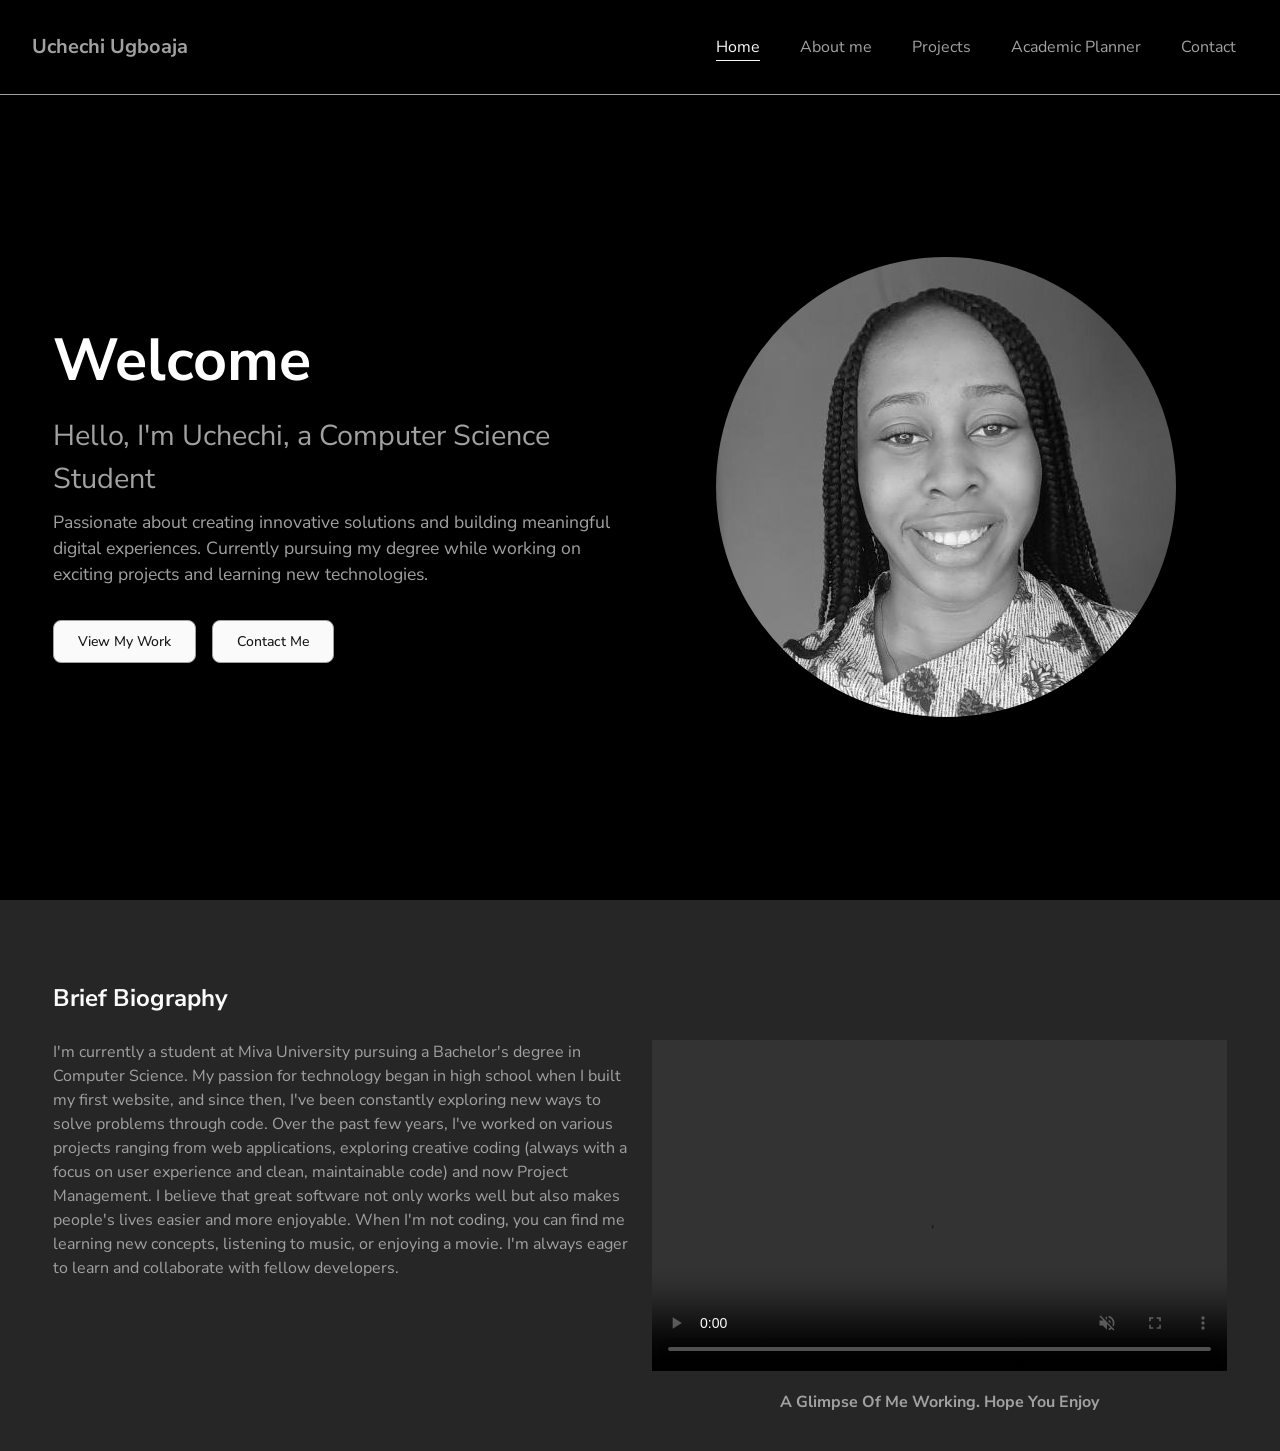
<file: index.html>
<!DOCTYPE html>
<html lang="en">

<head>
  <meta charset="UTF-8">
  <meta name="viewport" content="width=device-width, initial-scale=1.0">
  <title>Student Portfolio</title>
  <link rel="stylesheet" href="style.css">
  <link rel="preconnect" href="https://fonts.googleapis.com">
  <link rel="preconnect" href="https://fonts.gstatic.com" crossorigin>
  <link
    href="https://fonts.googleapis.com/css2?family=Nunito+Sans:ital,opsz,wght@0,6..12,200..1000;1,6..12,200..1000&display=swap"
    rel="stylesheet">
</head>

<body>
  <header class="header">
    <h3>
      <a href="index.html" class="home">Uchechi Ugboaja</a>
    </h3>
    <nav class="nav">
      <!-- Hamburger Menu -->
      <div class="mobile-menu">
        <svg xmlns="http://www.w3.org/2000/svg" x="0px" y="0px" width="100" height="100" viewBox="0 0 30 30"
          style="fill:#FFFFFF;">
          <path
            d="M 3 7 A 1.0001 1.0001 0 1 0 3 9 L 27 9 A 1.0001 1.0001 0 1 0 27 7 L 3 7 z M 3 14 A 1.0001 1.0001 0 1 0 3 16 L 27 16 A 1.0001 1.0001 0 1 0 27 14 L 3 14 z M 3 21 A 1.0001 1.0001 0 1 0 3 23 L 27 23 A 1.0001 1.0001 0 1 0 27 21 L 3 21 z">
          </path>
        </svg>
      </div>
      <ul class="nav-ul">

        <li>
          <a href="index.html" class="nav-link">Home</a>
        </li>
        <li>
          <a href="about.html" class="nav-link">About me</a>
        </li>
        <li>
          <a href="projects.html" class="nav-link">Projects</a>

        </li>
        <li>
          <a href="academic-planner.html" class="nav-link">Academic Planner</a>

        </li>
        <li>
          <a href="contact.html" class="nav-link">Contact</a>
        </li>
      </ul>

      <ul class="mobile-nav">
        <li class="close-icon">
          <svg xmlns="http://www.w3.org/2000/svg" x="0px" y="0px" width="100" height="100" viewBox="0,0,256,256">
            <g fill="#ffffff" fill-rule="nonzero" stroke="none" stroke-width="1" stroke-linecap="butt"
              stroke-linejoin="miter" stroke-miterlimit="10" stroke-dasharray="" stroke-dashoffset="0"
              font-family="none" font-weight="none" font-size="none" text-anchor="none" style="mix-blend-mode: normal">
              <g transform="scale(10.66667,10.66667)">
                <path
                  d="M4.99023,3.99023c-0.40692,0.00011 -0.77321,0.24676 -0.92633,0.62377c-0.15312,0.37701 -0.06255,0.80921 0.22907,1.09303l6.29297,6.29297l-6.29297,6.29297c-0.26124,0.25082 -0.36647,0.62327 -0.27511,0.97371c0.09136,0.35044 0.36503,0.62411 0.71547,0.71547c0.35044,0.09136 0.72289,-0.01388 0.97371,-0.27511l6.29297,-6.29297l6.29297,6.29297c0.25082,0.26124 0.62327,0.36648 0.97371,0.27512c0.35044,-0.09136 0.62411,-0.36503 0.71547,-0.71547c0.09136,-0.35044 -0.01388,-0.72289 -0.27512,-0.97371l-6.29297,-6.29297l6.29297,-6.29297c0.29576,-0.28749 0.38469,-0.72707 0.22393,-1.10691c-0.16075,-0.37985 -0.53821,-0.62204 -0.9505,-0.60988c-0.2598,0.00774 -0.50638,0.11632 -0.6875,0.30273l-6.29297,6.29297l-6.29297,-6.29297c-0.18827,-0.19353 -0.4468,-0.30272 -0.7168,-0.30273z">
                </path>
              </g>
            </g>
          </svg>
        </li>
        <li>
          <a href="index.html" class="mobile-nav-link">Home</a>
        </li>
        <li>
          <a href="about.html" class="mobile-nav-link">About me</a>
        </li>
        <li>
          <a href="projects.html" class="mobile-nav-link">Projects</a>

        </li>
        <li>
          <a href="academic-planner.html" class="mobile-nav-link">Academic Planner</a>

        </li>
        <li>
          <a href="contact.html" class="mobile-nav-link">Contact</a>
        </li>
      </ul>
    </nav>
  </header>
  <main class="home-hero">
    <div class="center-wrapper">
      <div>
        <h1>Welcome</h1>
      </div>

      <div class="home-hero-welcome">
        <p class="home-hero-maintext">Hello, I'm Uchechi, a Computer Science Student</p>
        <p class="home-hero-subtext">Passionate about creating innovative solutions and building meaningful digital
          experiences. Currently
          pursuing my degree while working on exciting projects and learning new technologies.</p>
      </div>

      <div class="home-hero-btns">
        <a href="projects.html">
          <p>
            View My Work
          </p>
        </a>

        <a href="contact.html">
          <p>
            Contact Me
          </p>
        </a>

      </div>
    </div>
    <div class="home-hero-imgcover">
      <img src="./images/prof.jpeg" alt="">
    </div>
  </main>
  <section class="home-sect">
    <h2>Brief Biography</h2>
    <div class="home-grid">
      <div>
        <p>
          I'm currently a student at Miva University pursuing a Bachelor's degree in Computer Science. My passion for
          technology began in high school when I built my first website, and since then, I've been constantly exploring
          new ways to solve problems through code.

          Over the past few years, I've worked on various projects ranging from web applications, exploring creative
          coding (always with a focus on user experience and clean, maintainable code) and now Project Management. I
          believe that great software not only works well but also makes people's lives easier and more enjoyable.

          When I'm not coding, you can find me learning new concepts, listening to music, or enjoying a movie. I'm
          always
          eager to learn and collaborate with fellow developers.
        </p>
      </div>

      <div>
        <video width="320" height="240" autoplay muted controls>
          <source src="./video/Are_you_winning_dad.mp4" type="video/mp4">
          Your browser does not support the video tag.
        </video>
        <h4>A glimpse of me working. Hope you enjoy </h4>
      </div>

    </div>
  </section>
  <script src="nav.js"></script>
</body>


</html>
</file>
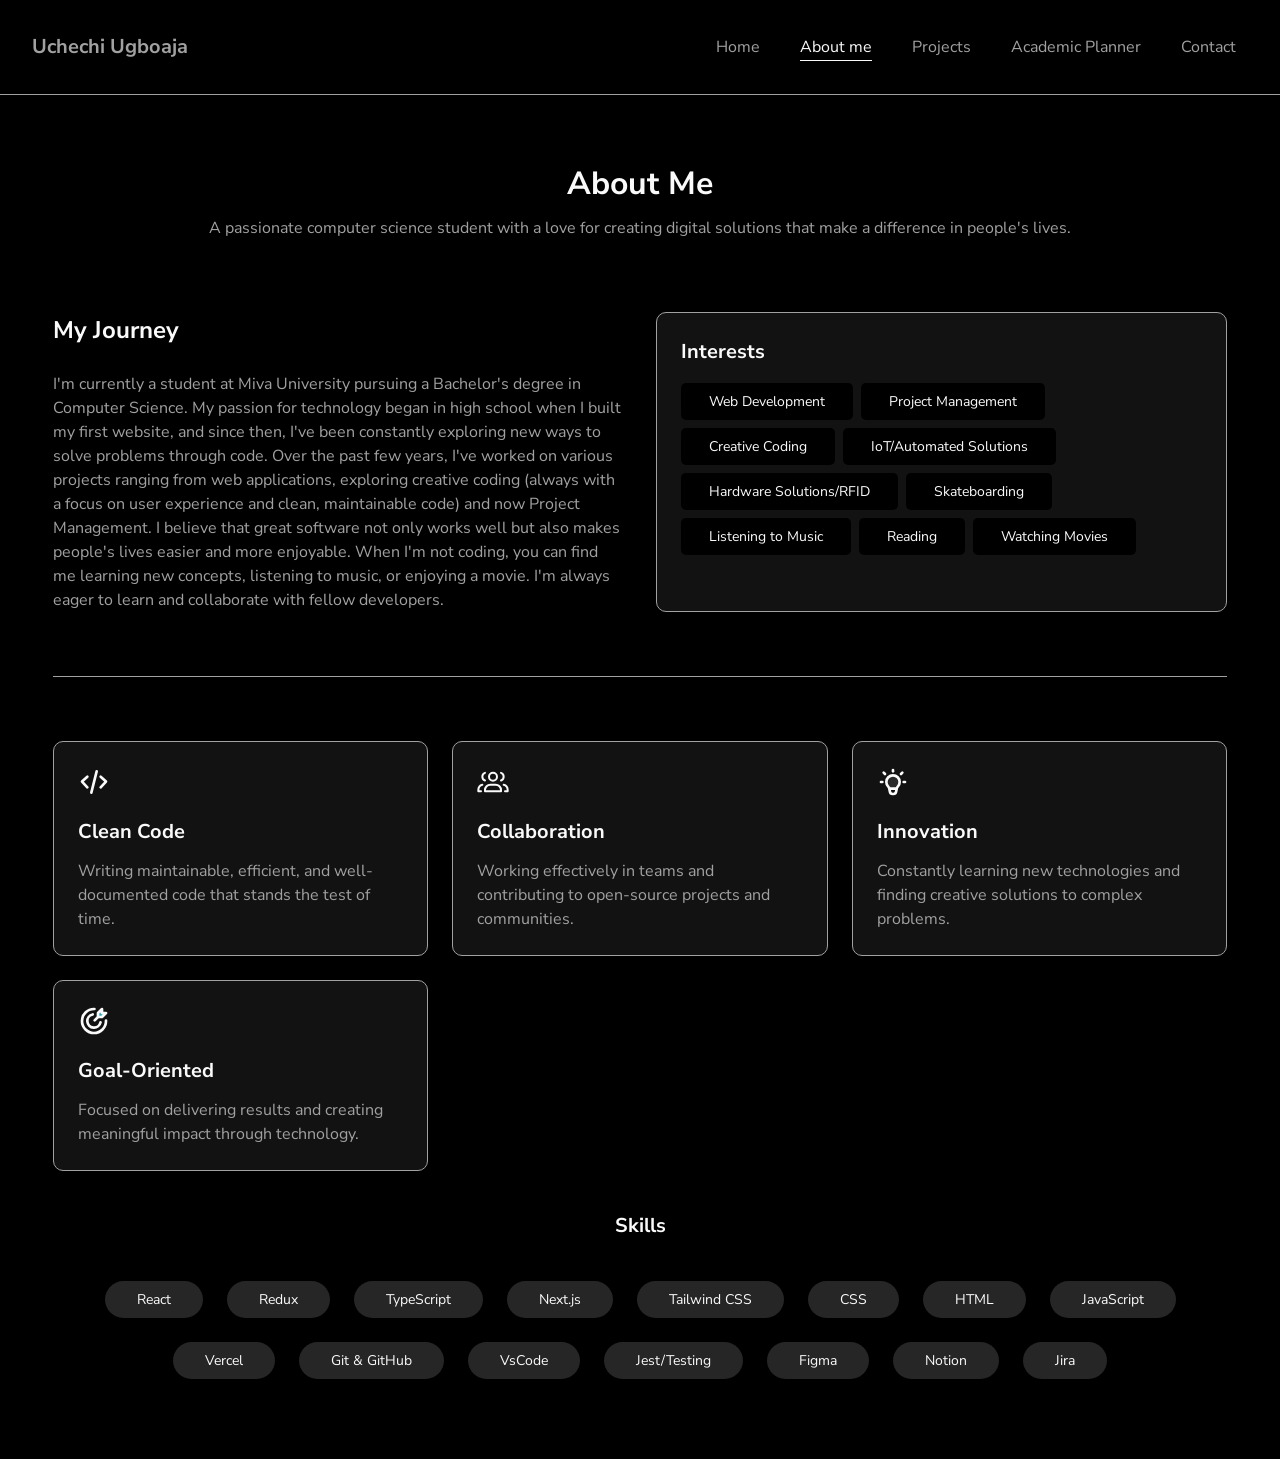
<file: about.html>
<!DOCTYPE html>
<html lang="en">

<head>
  <meta charset="UTF-8">
  <meta name="viewport" content="width=device-width, initial-scale=1.0">
  <title>Student Portfolio - About</title>
  <link rel="stylesheet" href="about.css">
    <link rel="stylesheet" href="style.css">
  <link rel="preconnect" href="https://fonts.googleapis.com">
  <link rel="preconnect" href="https://fonts.gstatic.com" crossorigin>
  <link
    href="https://fonts.googleapis.com/css2?family=Nunito+Sans:ital,opsz,wght@0,6..12,200..1000;1,6..12,200..1000&display=swap"
    rel="stylesheet">
</head>

<body>
  <header class="header">
    <h3>
      <a href="index.html" class="home">Uchechi Ugboaja</a>
    </h3>
    <nav class="nav">
      <!-- Hamburger Menu -->
      <div class="mobile-menu">
        <svg xmlns="http://www.w3.org/2000/svg" x="0px" y="0px" width="100" height="100" viewBox="0 0 30 30"
          style="fill:#FFFFFF;">
          <path
            d="M 3 7 A 1.0001 1.0001 0 1 0 3 9 L 27 9 A 1.0001 1.0001 0 1 0 27 7 L 3 7 z M 3 14 A 1.0001 1.0001 0 1 0 3 16 L 27 16 A 1.0001 1.0001 0 1 0 27 14 L 3 14 z M 3 21 A 1.0001 1.0001 0 1 0 3 23 L 27 23 A 1.0001 1.0001 0 1 0 27 21 L 3 21 z">
          </path>
        </svg>
      </div>
      <ul class="nav-ul">

        <li>
          <a href="index.html" class="nav-link">Home</a>
        </li>
        <li>
          <a href="about.html" class="nav-link">About me</a>
        </li>
        <li>
          <a href="projects.html" class="nav-link">Projects</a>

        </li>
        <li>
          <a href="academic-planner.html" class="nav-link">Academic Planner</a>

        </li>
        <li>
          <a href="contact.html" class="nav-link">Contact</a>
        </li>
      </ul>

      <ul class="mobile-nav">
        <li class="close-icon">
          <svg xmlns="http://www.w3.org/2000/svg" x="0px" y="0px" width="100" height="100" viewBox="0,0,256,256">
            <g fill="#ffffff" fill-rule="nonzero" stroke="none" stroke-width="1" stroke-linecap="butt"
              stroke-linejoin="miter" stroke-miterlimit="10" stroke-dasharray="" stroke-dashoffset="0"
              font-family="none" font-weight="none" font-size="none" text-anchor="none" style="mix-blend-mode: normal">
              <g transform="scale(10.66667,10.66667)">
                <path
                  d="M4.99023,3.99023c-0.40692,0.00011 -0.77321,0.24676 -0.92633,0.62377c-0.15312,0.37701 -0.06255,0.80921 0.22907,1.09303l6.29297,6.29297l-6.29297,6.29297c-0.26124,0.25082 -0.36647,0.62327 -0.27511,0.97371c0.09136,0.35044 0.36503,0.62411 0.71547,0.71547c0.35044,0.09136 0.72289,-0.01388 0.97371,-0.27511l6.29297,-6.29297l6.29297,6.29297c0.25082,0.26124 0.62327,0.36648 0.97371,0.27512c0.35044,-0.09136 0.62411,-0.36503 0.71547,-0.71547c0.09136,-0.35044 -0.01388,-0.72289 -0.27512,-0.97371l-6.29297,-6.29297l6.29297,-6.29297c0.29576,-0.28749 0.38469,-0.72707 0.22393,-1.10691c-0.16075,-0.37985 -0.53821,-0.62204 -0.9505,-0.60988c-0.2598,0.00774 -0.50638,0.11632 -0.6875,0.30273l-6.29297,6.29297l-6.29297,-6.29297c-0.18827,-0.19353 -0.4468,-0.30272 -0.7168,-0.30273z">
                </path>
              </g>
            </g>
          </svg>
        </li>
        <li>
          <a href="index.html" class="mobile-nav-link">Home</a>
        </li>
        <li>
          <a href="about.html" class="mobile-nav-link">About me</a>
        </li>
        <li>
          <a href="projects.html" class="mobile-nav-link">Projects</a>

        </li>
        <li>
          <a href="academic-planner.html" class="mobile-nav-link">Academic Planner</a>

        </li>
        <li>
          <a href="contact.html" class="mobile-nav-link">Contact</a>
        </li>
      </ul>
    </nav>
  </header>
  <main class="about-hero">
    <div class="center-wrapper">
      <h1>About Me</h1>
      <p>
        A passionate computer science student with a love for creating digital solutions that make a difference in
        people's lives.
      </p>
    </div>


    <div class="about-flex">
      <div class="journey">
        <h2>
          My Journey
        </h2>
        <p>I'm currently a student at Miva University pursuing a Bachelor's degree in Computer Science. My passion for
          technology began in high school when I built my first website, and since then, I've been constantly exploring
          new ways to solve problems through code.

          Over the past few years, I've worked on various projects ranging from web applications, exploring creative
          coding (always with a focus on user experience and clean, maintainable code) and now Project Management. I
          believe that great software not only works well but also makes people's lives easier and more enjoyable.

          When I'm not coding, you can find me learning new concepts, listening to music, or enjoying a movie. I'm
          always
          eager to learn and collaborate with fellow developers.</p>
      </div>

      <div class="interest">
        <h2>Interests</h2>
        <div class="interest-flex">
          <div>
            <p>Web Development</p>
          </div>
          <div>
            <p>Project Management</p>
          </div>
          <div>
            <p>Creative Coding</p>
          </div>
          <div>
            <p>IoT/Automated Solutions</p>
          </div>
          <div>
            <p>Hardware Solutions/RFID</p>
          </div>
          <div>
            <p>Skateboarding</p>
          </div>
          <div>
            <p>Listening to Music</p>
          </div>
          <div>
            <p>Reading</p>
          </div>
          <div>
            <p>Watching Movies</p>
          </div>
        </div>
      </div>
    </div>

    <section class="about-grid">
      <div class="cover">
        <div>
          <svg viewBox="0 0 24 24" fill="none" xmlns="http://www.w3.org/2000/svg"><g id="SVGRepo_bgCarrier" stroke-width="0"></g><g id="SVGRepo_tracerCarrier" stroke-linecap="round" stroke-linejoin="round"></g><g id="SVGRepo_iconCarrier"> <path d="M7 8L3 11.6923L7 16M17 8L21 11.6923L17 16M14 4L10 20" stroke="#FAFAFA" stroke-width="2" stroke-linecap="round" stroke-linejoin="round"></path> </g></svg>
        </div>

        <h4>Clean Code</h4>
        <p>
          Writing maintainable, efficient, and well-documented code that stands the test of time.
        </p>
      </div>
      <div class="cover">
        <div>
          <svg viewBox="0 0 24 24" fill="none" xmlns="http://www.w3.org/2000/svg">
            <g id="SVGRepo_bgCarrier" stroke-width="0"></g>
            <g id="SVGRepo_tracerCarrier" stroke-linecap="round" stroke-linejoin="round"></g>
            <g id="SVGRepo_iconCarrier">
              <path
                d="M3 19H1V18C1 16.1362 2.27477 14.57 4 14.126M6 10.8293C4.83481 10.4175 4 9.30623 4 8.00001C4 6.69379 4.83481 5.58255 6 5.17072M21 19H23V18C23 16.1362 21.7252 14.57 20 14.126M18 5.17072C19.1652 5.58255 20 6.69379 20 8.00001C20 9.30623 19.1652 10.4175 18 10.8293M10 14H14C16.2091 14 18 15.7909 18 18V19H6V18C6 15.7909 7.79086 14 10 14ZM15 8C15 9.65685 13.6569 11 12 11C10.3431 11 9 9.65685 9 8C9 6.34315 10.3431 5 12 5C13.6569 5 15 6.34315 15 8Z"
                stroke="#FAFAFA" stroke-width="1.5" stroke-linecap="round" stroke-linejoin="round"></path>
            </g>
          </svg>
        </div>

        <h4>Collaboration</h4>
        <p>
          Working effectively in teams and contributing to open-source projects and communities.
        </p>
      </div>
      <div class="cover">
        <div>
          <svg viewBox="0 0 24 24" fill="none" xmlns="http://www.w3.org/2000/svg">
            <g id="SVGRepo_bgCarrier" stroke-width="0"></g>
            <g id="SVGRepo_tracerCarrier" stroke-linecap="round" stroke-linejoin="round"></g>
            <g id="SVGRepo_iconCarrier">
              <path
                d="M12 7C9.23858 7 7 9.23858 7 12C7 13.3613 7.54402 14.5955 8.42651 15.4972C8.77025 15.8484 9.05281 16.2663 9.14923 16.7482L9.67833 19.3924C9.86537 20.3272 10.6862 21 11.6395 21H12.3605C13.3138 21 14.1346 20.3272 14.3217 19.3924L14.8508 16.7482C14.9472 16.2663 15.2297 15.8484 15.5735 15.4972C16.456 14.5955 17 13.3613 17 12C17 9.23858 14.7614 7 12 7Z"
                stroke="#FAFAFA" stroke-width="2"></path>
              <path d="M12 4V3" stroke="#FAFAFA" stroke-width="2" stroke-linecap="round" stroke-linejoin="round"></path>
              <path d="M18 6L19 5" stroke="#FAFAFA" stroke-width="2" stroke-linecap="round" stroke-linejoin="round">
              </path>
              <path d="M20 12H21" stroke="#FAFAFA" stroke-width="2" stroke-linecap="round" stroke-linejoin="round">
              </path>
              <path d="M4 12H3" stroke="#FAFAFA" stroke-width="2" stroke-linecap="round" stroke-linejoin="round"></path>
              <path d="M5 5L6 6" stroke="#FAFAFA" stroke-width="2" stroke-linecap="round" stroke-linejoin="round">
              </path>
              <path d="M10 17H14" stroke="#FAFAFA" stroke-width="2" stroke-linecap="round" stroke-linejoin="round">
              </path>
              <path opacity="0.1"
                d="M7 12C7 9.23858 9.23858 7 12 7C14.7614 7 17 9.23858 17 12C17 13.3613 16.456 14.5955 15.5735 15.4972C15.2297 15.8484 14.9472 16.2663 14.8508 16.7482L14.8004 17H9.19961L9.14923 16.7482C9.05281 16.2663 8.77025 15.8484 8.42651 15.4972C7.54402 14.5955 7 13.3613 7 12Z"
                fill="#FAFAFA"></path>
            </g>
          </svg>
        </div>

        <h4>Innovation</h4>
        <p>
          Constantly learning new technologies and finding creative solutions to complex problems.
        </p>
      </div>
      <div class="cover">
        <div>
          <svg fill="#FAFAFA" viewBox="0 0 24 24" id="goal" data-name="Flat Line" xmlns="http://www.w3.org/2000/svg"
            class="icon flat-line">
            <g id="SVGRepo_bgCarrier" stroke-width="0"></g>
            <g id="SVGRepo_tracerCarrier" stroke-linecap="round" stroke-linejoin="round"></g>
            <g id="SVGRepo_iconCarrier">
              <polygon id="secondary" points="15 6 15 9 18 9 21 6 18 6 18 3 15 6"
                style="fill: #2ca9bc; stroke-width: 2;"></polygon>
              <path id="primary" d="M15,9l-2.5,2.5M15,6V9h3l3-3H18V3Z"
                style="fill: none; stroke: #FAFAFA; stroke-linecap: round; stroke-linejoin: round; stroke-width: 2;">
              </path>
              <path id="primary-2" data-name="primary" d="M12.33,3H12a9,9,0,1,0,9,9c0-.11,0-.22,0-.33"
                style="fill: none; stroke: #FAFAFA; stroke-linecap: round; stroke-linejoin: round; stroke-width: 2;">
              </path>
              <path id="primary-3" data-name="primary" d="M16.9,13A5,5,0,1,1,11,7.1"
                style="fill: none; stroke: #FAFAFA; stroke-linecap: round; stroke-linejoin: round; stroke-width: 2;">
              </path>
            </g>
          </svg>
        </div>

        <h4>Goal-Oriented</h4>
        <p>
          Focused on delivering results and creating meaningful impact through technology.
        </p>
      </div>
    </section>

    <h2 class="skills-heading">Skills</h2>

    <div class="skills-flex">
      <p>
        React
      </p>
      <p>
        Redux
      </p>
      <p>
        TypeScript
      </p>
      <p>
        Next.js
      </p>
      <p>
        Tailwind CSS
      </p>
      <p>
        CSS
      </p>
      <p>
        HTML
      </p>
      <p>
        JavaScript
      </p>
      <p>
        Vercel
      </p>
      <p>
        Git & GitHub
      </p>
      <p>
        VsCode
      </p>
      <p>
        Jest/Testing
      </p>
      <p>
        Figma
      </p>
      <p>
        Notion
      </p>
      <p>
        Jira
      </p>
    </div>
  </main>

  <script src="nav.js"></script>
</body>

</html>
</file>
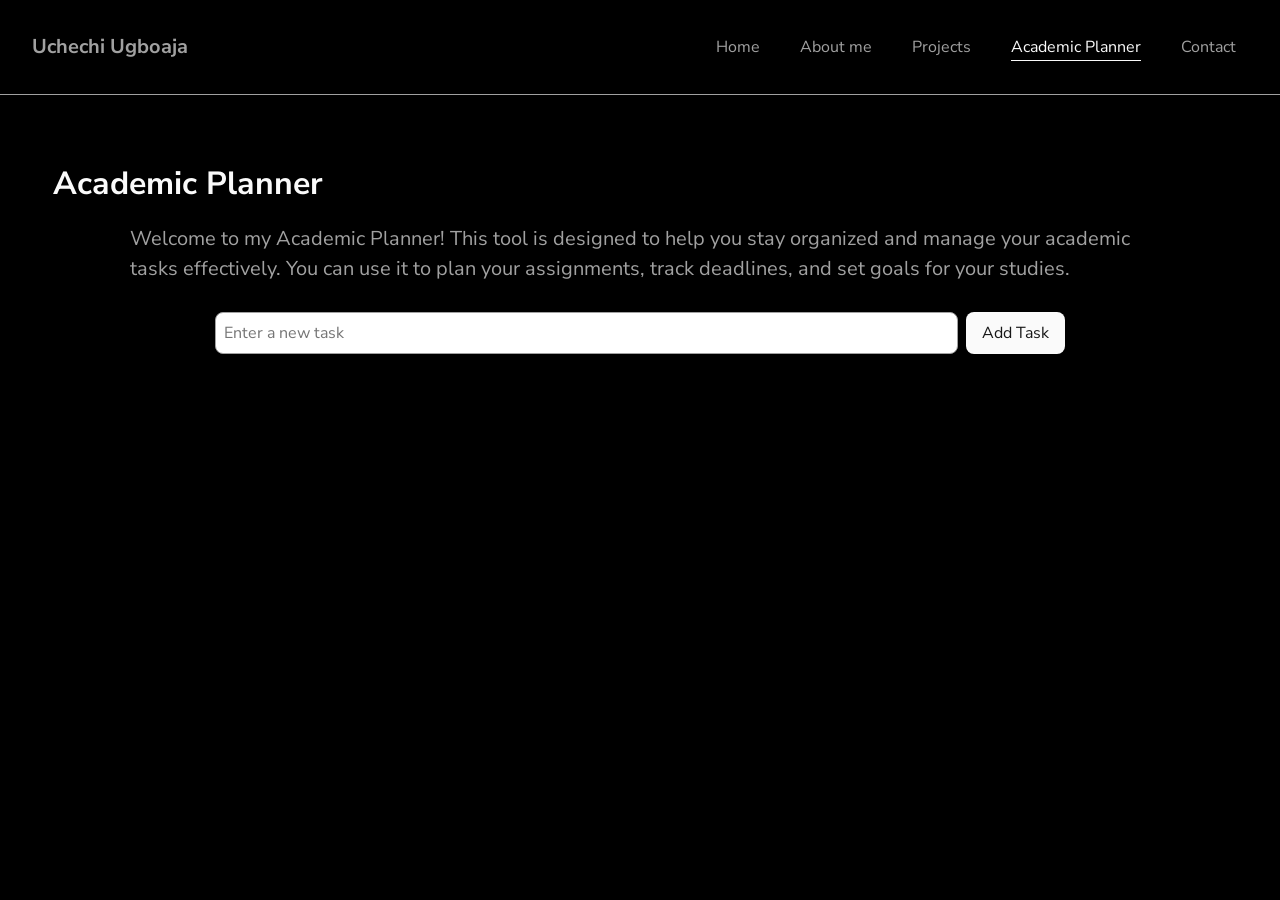
<file: academic-planner.html>
<!DOCTYPE html>
<html lang="en">

<head>
  <meta charset="UTF-8">
  <meta name="viewport" content="width=device-width, initial-scale=1.0">
  <title>Student Portfolio - Academic Planner</title>
  <link rel="stylesheet" href="academic-planner.css">
    <link rel="stylesheet" href="style.css">
  <link rel="preconnect" href="https://fonts.googleapis.com">
  <link rel="preconnect" href="https://fonts.gstatic.com" crossorigin>
  <link
    href="https://fonts.googleapis.com/css2?family=Nunito+Sans:ital,opsz,wght@0,6..12,200..1000;1,6..12,200..1000&display=swap"
    rel="stylesheet">
</head>

<body>
  <header class="header">
    <h3>
      <a href="index.html" class="home">Uchechi Ugboaja</a>
    </h3>
    <nav class="nav">
      <!-- Hamburger Menu -->
      <div class="mobile-menu">
        <svg xmlns="http://www.w3.org/2000/svg" x="0px" y="0px" width="100" height="100" viewBox="0 0 30 30"
          style="fill:#FFFFFF;">
          <path
            d="M 3 7 A 1.0001 1.0001 0 1 0 3 9 L 27 9 A 1.0001 1.0001 0 1 0 27 7 L 3 7 z M 3 14 A 1.0001 1.0001 0 1 0 3 16 L 27 16 A 1.0001 1.0001 0 1 0 27 14 L 3 14 z M 3 21 A 1.0001 1.0001 0 1 0 3 23 L 27 23 A 1.0001 1.0001 0 1 0 27 21 L 3 21 z">
          </path>
        </svg>
      </div>
      <ul class="nav-ul">

        <li>
          <a href="index.html" class="nav-link">Home</a>
        </li>
        <li>
          <a href="about.html" class="nav-link">About me</a>
        </li>
        <li>
          <a href="projects.html" class="nav-link">Projects</a>

        </li>
        <li>
          <a href="academic-planner.html" class="nav-link">Academic Planner</a>

        </li>
        <li>
          <a href="contact.html" class="nav-link">Contact</a>
        </li>
      </ul>

      <ul class="mobile-nav">
        <li class="close-icon">
          <svg xmlns="http://www.w3.org/2000/svg" x="0px" y="0px" width="100" height="100" viewBox="0,0,256,256">
            <g fill="#ffffff" fill-rule="nonzero" stroke="none" stroke-width="1" stroke-linecap="butt"
              stroke-linejoin="miter" stroke-miterlimit="10" stroke-dasharray="" stroke-dashoffset="0"
              font-family="none" font-weight="none" font-size="none" text-anchor="none" style="mix-blend-mode: normal">
              <g transform="scale(10.66667,10.66667)">
                <path
                  d="M4.99023,3.99023c-0.40692,0.00011 -0.77321,0.24676 -0.92633,0.62377c-0.15312,0.37701 -0.06255,0.80921 0.22907,1.09303l6.29297,6.29297l-6.29297,6.29297c-0.26124,0.25082 -0.36647,0.62327 -0.27511,0.97371c0.09136,0.35044 0.36503,0.62411 0.71547,0.71547c0.35044,0.09136 0.72289,-0.01388 0.97371,-0.27511l6.29297,-6.29297l6.29297,6.29297c0.25082,0.26124 0.62327,0.36648 0.97371,0.27512c0.35044,-0.09136 0.62411,-0.36503 0.71547,-0.71547c0.09136,-0.35044 -0.01388,-0.72289 -0.27512,-0.97371l-6.29297,-6.29297l6.29297,-6.29297c0.29576,-0.28749 0.38469,-0.72707 0.22393,-1.10691c-0.16075,-0.37985 -0.53821,-0.62204 -0.9505,-0.60988c-0.2598,0.00774 -0.50638,0.11632 -0.6875,0.30273l-6.29297,6.29297l-6.29297,-6.29297c-0.18827,-0.19353 -0.4468,-0.30272 -0.7168,-0.30273z">
                </path>
              </g>
            </g>
          </svg>
        </li>
        <li>
          <a href="index.html" class="mobile-nav-link">Home</a>
        </li>
        <li>
          <a href="about.html" class="mobile-nav-link">About me</a>
        </li>
        <li>
          <a href="projects.html" class="mobile-nav-link">Projects</a>

        </li>
        <li>
          <a href="academic-planner.html" class="mobile-nav-link">Academic Planner</a>

        </li>
        <li>
          <a href="contact.html" class="mobile-nav-link">Contact</a>
        </li>
      </ul>
    </nav>
  </header>

  <main class="academic-hero">
    <div>
      <h1>Academic Planner</h1>
      <p>
        Welcome to my Academic Planner! This tool is designed to help you stay organized and manage your academic
        tasks effectively. You can use it to plan your assignments, track deadlines, and set goals for your studies.
      </p>
    </div>

    <div class="input-container">
      <div class="input-wrapper">
        <input type="text" class="task-input" placeholder="Enter a new task" id="taskInput">
        <button class="add-task-btn">Add Task</button>
      </div>

      <ul class="task-list">
        <!-- Tasks will be dynamically added here -->
      </ul>
    </div>
  </main>

  <script src="academic-planner.js"></script>
  <script src="nav.js"></script>
</body>

</html>
</file>
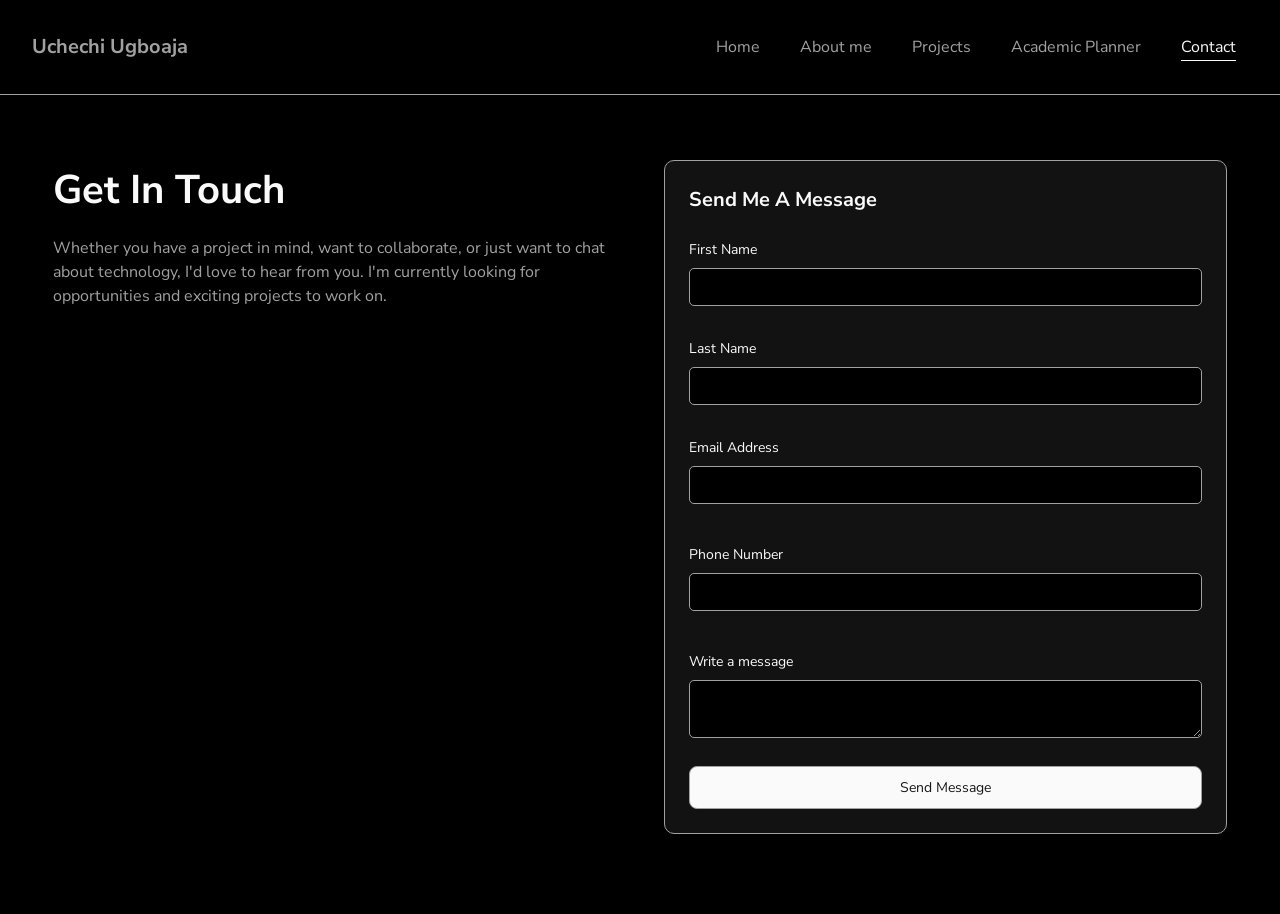
<file: contact.html>
<!DOCTYPE html>
<html lang="en">

<head>
  <meta charset="UTF-8">
  <meta name="viewport" content="width=device-width, initial-scale=1.0">
  <title>Student Portfolio - Contact</title>
  <link rel="stylesheet" href="contact.css">
    <link rel="stylesheet" href="style.css">
  <link rel="preconnect" href="https://fonts.googleapis.com">
  <link rel="preconnect" href="https://fonts.gstatic.com" crossorigin>
  <link
    href="https://fonts.googleapis.com/css2?family=Nunito+Sans:ital,opsz,wght@0,6..12,200..1000;1,6..12,200..1000&display=swap"
    rel="stylesheet">
</head>

<body>
  <header class="header">
    <h3>
      <a href="index.html" class="home">Uchechi Ugboaja</a>
    </h3>
    <nav class="nav">
      <!-- Hamburger Menu -->
      <div class="mobile-menu">
        <svg xmlns="http://www.w3.org/2000/svg" x="0px" y="0px" width="100" height="100" viewBox="0 0 30 30"
          style="fill:#FFFFFF;">
          <path
            d="M 3 7 A 1.0001 1.0001 0 1 0 3 9 L 27 9 A 1.0001 1.0001 0 1 0 27 7 L 3 7 z M 3 14 A 1.0001 1.0001 0 1 0 3 16 L 27 16 A 1.0001 1.0001 0 1 0 27 14 L 3 14 z M 3 21 A 1.0001 1.0001 0 1 0 3 23 L 27 23 A 1.0001 1.0001 0 1 0 27 21 L 3 21 z">
          </path>
        </svg>
      </div>
      <ul class="nav-ul">

        <li>
          <a href="index.html" class="nav-link">Home</a>
        </li>
        <li>
          <a href="about.html" class="nav-link">About me</a>
        </li>
        <li>
          <a href="projects.html" class="nav-link">Projects</a>

        </li>
        <li>
          <a href="academic-planner.html" class="nav-link">Academic Planner</a>

        </li>
        <li>
          <a href="contact.html" class="nav-link">Contact</a>
        </li>
      </ul>

      <ul class="mobile-nav">
        <li class="close-icon">
          <svg xmlns="http://www.w3.org/2000/svg" x="0px" y="0px" width="100" height="100" viewBox="0,0,256,256">
            <g fill="#ffffff" fill-rule="nonzero" stroke="none" stroke-width="1" stroke-linecap="butt"
              stroke-linejoin="miter" stroke-miterlimit="10" stroke-dasharray="" stroke-dashoffset="0"
              font-family="none" font-weight="none" font-size="none" text-anchor="none" style="mix-blend-mode: normal">
              <g transform="scale(10.66667,10.66667)">
                <path
                  d="M4.99023,3.99023c-0.40692,0.00011 -0.77321,0.24676 -0.92633,0.62377c-0.15312,0.37701 -0.06255,0.80921 0.22907,1.09303l6.29297,6.29297l-6.29297,6.29297c-0.26124,0.25082 -0.36647,0.62327 -0.27511,0.97371c0.09136,0.35044 0.36503,0.62411 0.71547,0.71547c0.35044,0.09136 0.72289,-0.01388 0.97371,-0.27511l6.29297,-6.29297l6.29297,6.29297c0.25082,0.26124 0.62327,0.36648 0.97371,0.27512c0.35044,-0.09136 0.62411,-0.36503 0.71547,-0.71547c0.09136,-0.35044 -0.01388,-0.72289 -0.27512,-0.97371l-6.29297,-6.29297l6.29297,-6.29297c0.29576,-0.28749 0.38469,-0.72707 0.22393,-1.10691c-0.16075,-0.37985 -0.53821,-0.62204 -0.9505,-0.60988c-0.2598,0.00774 -0.50638,0.11632 -0.6875,0.30273l-6.29297,6.29297l-6.29297,-6.29297c-0.18827,-0.19353 -0.4468,-0.30272 -0.7168,-0.30273z">
                </path>
              </g>
            </g>
          </svg>
        </li>
        <li>
          <a href="index.html" class="mobile-nav-link">Home</a>
        </li>
        <li>
          <a href="about.html" class="mobile-nav-link">About me</a>
        </li>
        <li>
          <a href="projects.html" class="mobile-nav-link">Projects</a>

        </li>
        <li>
          <a href="academic-planner.html" class="mobile-nav-link">Academic Planner</a>

        </li>
        <li>
          <a href="contact.html" class="mobile-nav-link">Contact</a>
        </li>
      </ul>
    </nav>
  </header>

  <main class="contact-hero">
    <div>
      <h1>Get In Touch</h1>
      <p>
        Whether you have a project in mind, want to collaborate, or just want to chat about technology, I'd love to hear
        from you. I'm currently looking for opportunities and exciting projects to work on.
      </p>
    </div>

    <div class="contact-form">
      <h2>Send Me A Message</h2>

      <form action="#" class="form">
        <div class="form-grid">
          <div class="form-cover">
            <label for="fName">First Name</label>
            <input type="text" name="fName" id="fName" class="input">
          </div>
          <div class="form-cover">
            <label for="lName">Last Name</label>
            <input type="text" name="lName" id="lName" class="input">
          </div>
          <div class="form-cover">
            <label for="email">Email Address</label>
            <input type="email" name="email" id="email" class="input">
            <p class="email-err"></p>
          </div>
          <div class="form-cover">
            <label for="phone">Phone Number</label>
            <input type="tel" name="phone" id="phone" class="input">
            <p class="tel-err"></p>
          </div>
          <div class="form-cover textarea-cover">
            <label for="message">Write a message</label>
            <textarea name="message" id="message" class="input"></textarea>
          </div>
        </div>

        <div class="err-msg-cover">

        </div>
        <div>
          <button class="form-btn">Send Message</button>
        </div>
      </form>
    </div>
  </main>

  <script src="contact.js"></script>
  <script src="nav.js"></script>
</body>

</html>
</file>
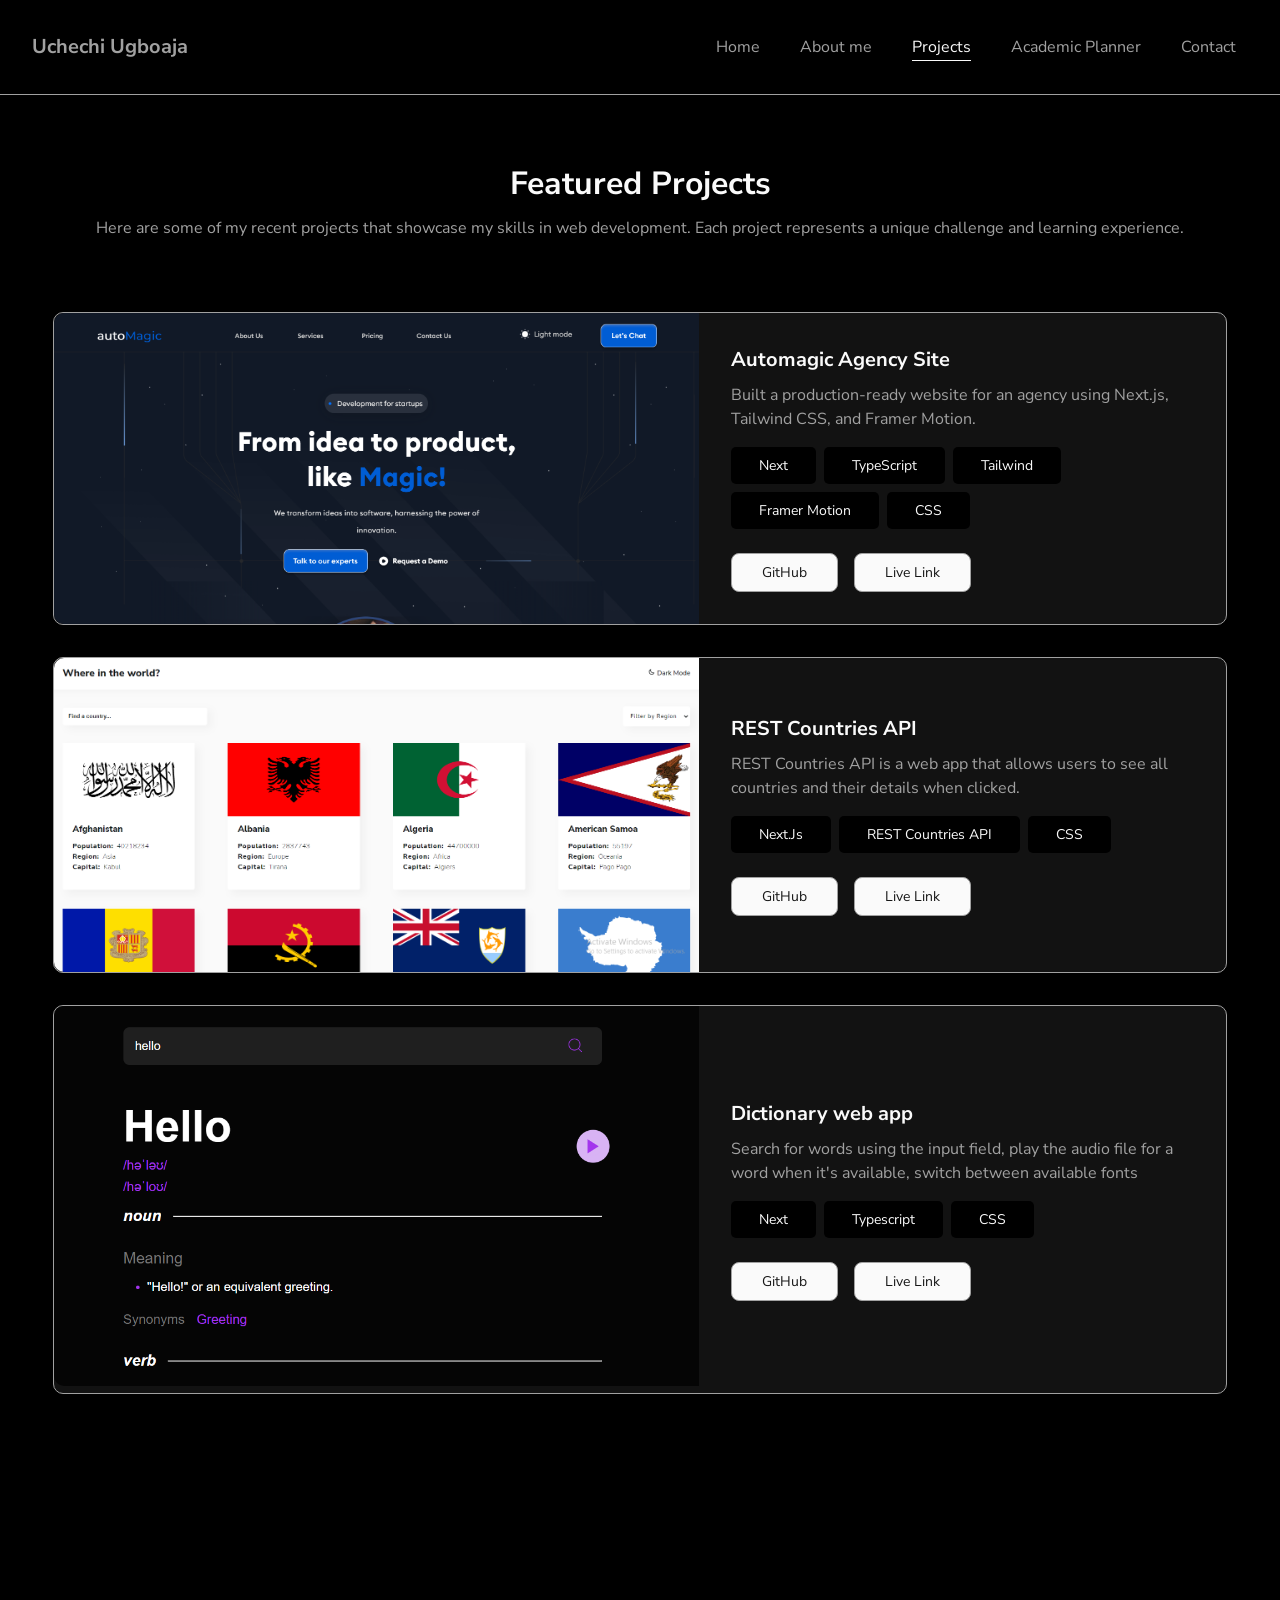
<file: projects.html>
<!DOCTYPE html>
<html lang="en">

<head>
  <meta charset="UTF-8">
  <meta name="viewport" content="width=device-width, initial-scale=1.0">
  <title>Student Portfolio - Projects</title>
  <link rel="stylesheet" href="projects.css">
    <link rel="stylesheet" href="style.css">
  <link rel="preconnect" href="https://fonts.googleapis.com">
  <link rel="preconnect" href="https://fonts.gstatic.com" crossorigin>
  <link
    href="https://fonts.googleapis.com/css2?family=Nunito+Sans:ital,opsz,wght@0,6..12,200..1000;1,6..12,200..1000&display=swap"
    rel="stylesheet">
</head>

<body>
  <header class="header">
    <h3>
      <a href="index.html" class="home">Uchechi Ugboaja</a>
    </h3>
    <nav class="nav">
      <!-- Hamburger Menu -->
      <div class="mobile-menu">
        <svg xmlns="http://www.w3.org/2000/svg" x="0px" y="0px" width="100" height="100" viewBox="0 0 30 30"
          style="fill:#FFFFFF;">
          <path
            d="M 3 7 A 1.0001 1.0001 0 1 0 3 9 L 27 9 A 1.0001 1.0001 0 1 0 27 7 L 3 7 z M 3 14 A 1.0001 1.0001 0 1 0 3 16 L 27 16 A 1.0001 1.0001 0 1 0 27 14 L 3 14 z M 3 21 A 1.0001 1.0001 0 1 0 3 23 L 27 23 A 1.0001 1.0001 0 1 0 27 21 L 3 21 z">
          </path>
        </svg>
      </div>
      <ul class="nav-ul">

        <li>
          <a href="index.html" class="nav-link">Home</a>
        </li>
        <li>
          <a href="about.html" class="nav-link">About me</a>
        </li>
        <li>
          <a href="projects.html" class="nav-link">Projects</a>

        </li>
        <li>
          <a href="academic-planner.html" class="nav-link">Academic Planner</a>

        </li>
        <li>
          <a href="contact.html" class="nav-link">Contact</a>
        </li>
      </ul>

      <ul class="mobile-nav">
        <li class="close-icon">
          <svg xmlns="http://www.w3.org/2000/svg" x="0px" y="0px" width="100" height="100" viewBox="0,0,256,256">
            <g fill="#ffffff" fill-rule="nonzero" stroke="none" stroke-width="1" stroke-linecap="butt"
              stroke-linejoin="miter" stroke-miterlimit="10" stroke-dasharray="" stroke-dashoffset="0"
              font-family="none" font-weight="none" font-size="none" text-anchor="none" style="mix-blend-mode: normal">
              <g transform="scale(10.66667,10.66667)">
                <path
                  d="M4.99023,3.99023c-0.40692,0.00011 -0.77321,0.24676 -0.92633,0.62377c-0.15312,0.37701 -0.06255,0.80921 0.22907,1.09303l6.29297,6.29297l-6.29297,6.29297c-0.26124,0.25082 -0.36647,0.62327 -0.27511,0.97371c0.09136,0.35044 0.36503,0.62411 0.71547,0.71547c0.35044,0.09136 0.72289,-0.01388 0.97371,-0.27511l6.29297,-6.29297l6.29297,6.29297c0.25082,0.26124 0.62327,0.36648 0.97371,0.27512c0.35044,-0.09136 0.62411,-0.36503 0.71547,-0.71547c0.09136,-0.35044 -0.01388,-0.72289 -0.27512,-0.97371l-6.29297,-6.29297l6.29297,-6.29297c0.29576,-0.28749 0.38469,-0.72707 0.22393,-1.10691c-0.16075,-0.37985 -0.53821,-0.62204 -0.9505,-0.60988c-0.2598,0.00774 -0.50638,0.11632 -0.6875,0.30273l-6.29297,6.29297l-6.29297,-6.29297c-0.18827,-0.19353 -0.4468,-0.30272 -0.7168,-0.30273z">
                </path>
              </g>
            </g>
          </svg>
        </li>
        <li>
          <a href="index.html" class="mobile-nav-link">Home</a>
        </li>
        <li>
          <a href="about.html" class="mobile-nav-link">About me</a>
        </li>
        <li>
          <a href="projects.html" class="mobile-nav-link">Projects</a>

        </li>
        <li>
          <a href="academic-planner.html" class="mobile-nav-link">Academic Planner</a>

        </li>
        <li>
          <a href="contact.html" class="mobile-nav-link">Contact</a>
        </li>
      </ul>
    </nav>
  </header>
  <main class="project-hero">
    <div class="project-center-wrapper">
      <h1>Featured Projects</h1>
      <p>Here are some of my recent projects that showcase my skills in web development. Each project represents a
        unique challenge and learning experience.</p>
    </div>

    <div class="project-grid">

    </div>
  </main>
  <script src="nav.js"></script>
  <script src="projects.js"></script>
</body>

</html>
</file>
<file: style.css>
* {
  margin: 0;
  padding: 0;
  line-height: 1.5;
  box-sizing: border-box;
  font-family: "Nunito Sans", sans-serif;
}

body {
  overflow-x: hidden;
}

.header {
  background-color: #000;
  color: #fff;
  padding: 2rem;
  display: flex;
  justify-content: space-between;
  align-items: center;
  border-block-end: 1.5px solid #A1A1A1;
  position: fixed;
  top: 0;
  width: 100%;
  z-index: 10;
}

.mobile-menu {
  display: none;
}

.nav-ul {
  list-style-type: none;
  display: flex;
  gap: 1rem;
}

.nav-link {
  font-size: 1rem;
  color: #A1A1A1;
  padding-inline: 12px;
  padding-block: 8px;
  margin-inline-end: 32px;
  text-decoration: none;
  transition: color 0.4s ease-in-out;
}

.nav-link:last-child {
  margin-inline-end: 0;
}

.nav-link:hover {
  color: #FAFAFA;
}

.nav-link:active,
.nav-link[aria-current="page"],
.mobile-nav-link[aria-current="page"] {
  text-decoration: underline;
  color: #FAFAFA;
  text-decoration-color: #FAFAFA;
  text-underline-offset: 8px;
}

.home {
  color: #A1A1A1;
  text-decoration: none;
  font-size: 1.25rem;
}

.home:hover {
  text-decoration: underline;
  text-underline-offset: 8px;
  color: #FAFAFA;
}

.home-hero {
  display: grid;
  grid-template-columns: repeat(auto-fit, minmax(280px, 1fr));
  gap: 3rem;
  padding-block-start: 10rem;
  padding-block-end: 5rem;
  padding-inline: calc(.5rem + 3.5vw);
  align-items: center;
  background-color: #000;
  color: #fff;
  min-height: 100vh;
}

.home-hero h1 {
  font-size: calc(2.5rem + 1.5vw);
}

.home-hero-welcome {
  max-width: fit-content;
  color: #A1A1A1;
}

.home-hero-maintext {
  font-size: calc(1rem + 1vw);
  margin-block: .5rem;
}

.home-hero-subtext {
  font-size: 1.1rem;
  margin-block-end: 2rem;
}

.home-hero-imgcover {
  place-self: center;
}

.home-hero-imgcover img {
  filter: grayscale(1);
  border-radius: 50%;
  width: 100%;
}

.home-hero-btns {
  display: flex;
  align-items: center;
  gap: 16px;
}

.home-hero-btns a {
  padding-inline: 24px;
  padding-block: 10px;
  background-color: #FAFAFA;
  border: 1px solid #a1a1a1;
  border-radius: 8px;
  font-weight: 500;
  transition: color 0.4s ease-in-out, background-color 0.4s ease-in-out, border 0.4s ease-in-out;
  font-size: 14px;
  color: #171717;
  text-decoration: none;
}

.home-hero-btns a:hover {
  background-color: #262626;
  border: 1px solid rgba(38, 38, 38, 30%);
  color: #FAFAFA;
  cursor: pointer;
}

.home-sect {
  background-color: #262626;
  padding-block: 80px;
  padding-inline: calc(.5rem + 3.5vw);
}

.home-sect h2 {
  color: #FAFAFA;
  font-size: 1.5rem;
  margin-block-end: 1.5rem;
}

.home-sect p {
  font-size: 1rem;
  color: #A1A1A1;
}

.home-grid {
  display: grid;
  grid-template-columns: 1fr 1fr;
  gap: 1.5rem;
}

.home-grid video {
  height: 100%;
  width: 100%;
  object-fit: cover;
}

.home-grid h4 {
  color: #A1A1A1;
  text-align: center;
  font-size: 1rem;
  margin-block-start: .75rem;
  text-transform: capitalize;
}

.mobile-nav {
  display: none;
}

@media screen and (max-width: 768px) {
  .mobile-menu {
    display: block;
  }

  .mobile-menu svg,
  .close-icon svg {
    width: 32px;
    height: 32px;
  }

  .close-icon {
    align-self: end;
    padding-inline-end: 36px;
  }

  .mobile-nav {
    display: none;
    position: fixed;
    top: 0;
    bottom: 0;
    right: 0;
    min-height: 100vh;
    width: 80vw;
    z-index: 10;
    flex-direction: column;
    padding-top: 5rem;
    line-height: 5rem;
    transition: right 1s ease;
    background-color: #171717;
    opacity: 95%;
    list-style-type: none;
  }

  .mobile-nav-link {
    font-size: 1.25rem;
    color: #A1A1A1;
    padding-inline-start: 36px;
    padding-block: 8px;
    text-decoration: none;
    margin-block-end: 1rem;
    display: block;
  }

  .nav-ul {
    display: none;
  }

  .home-grid {
    grid-template-columns: 1fr;
  }
}

@media screen and (max-width: 671px) {
  .center-wrapper {
    place-items: center;
    text-align: center;
  }
}
</file>
<file: about.css>
* {
  margin: 0;
  padding: 0;
  line-height: 1.5;
  box-sizing: border-box;
    font-family: "Nunito Sans", sans-serif;
}

body {
  overflow-x: hidden;
}

.header {
  background-color: #000;
  color: #fff;
  padding: 2rem;
  display: flex;
  justify-content: space-between;
  align-items: center;
  border-block-end: 1.5px solid #A1A1A1;
  position: fixed;
  top: 0;
  width: 100%;
  z-index: 10;
}

.home {
  color: #A1A1A1;
  text-decoration: none;
  font-size: 1.25rem;
}

.home:hover {
  text-decoration: underline;
  text-underline-offset: 8px;
  color: #FAFAFA;
}

.mobile-menu {
  display: none;
}

.nav-ul {
  list-style-type: none;
  display: flex;
  gap: 1rem;
}

.nav-link {
  font-size: 1rem;
  color: #A1A1A1;
  padding-inline: 12px;
  padding-block: 8px;
  margin-inline-end: 32px;
  text-decoration: none;
  transition: color 0.4s ease-in-out;
}

.nav-link:last-child {
  margin-inline-end: 0;
}

.nav-link:hover {
  color: #FAFAFA;
}

.nav-link:active {
  text-decoration: underline;
  color: #FAFAFA;
  text-decoration-color: #FAFAFA;
  text-underline-offset: 8px;
}

.about-hero {
  padding-block-start: 10rem;
  padding-block-end: 5rem;
  padding-inline: calc(.5rem + 3.5vw);
  align-items: center;
  background-color: #000;
  color: #fff;
}

.center-wrapper {
  text-align: center;
}

.center-wrapper h1 {
  font-size: 2rem;
  color: #FAFAFA;
  margin-block-end: .5rem;
}

.center-wrapper p {
  min-width: 50%;
  margin: 0 auto;
  color: #A1A1A1;
  font-size: 1rem;
}

.about-flex {
  display: grid;
  grid-template-columns: repeat(auto-fit, minmax(280px, 1fr));
  gap: 2rem;
  margin-block-start: 4.5rem;
  margin-block-end: 4rem;
  padding-block-end: 4rem;
  border-block-end: 1.5px solid #A1A1A1;
}


.journey h2 {
  font-size: 1.5rem;
  color: #FAFAFA;
  margin-block-end: 1.5rem;
}

.journey p {
  color: #A1A1A1;
  font-size: 1rem;
}

.interest {
  background-color: #121212;
  padding: 1.5rem;
  border-radius: 10px;
  border: 1px solid #A1A1A1;
}

.interest h2 {
  font-size: 1.25rem;
  color: #FAFAFA;
  margin-block-end: 1rem;
}

.interest-flex {
  display: flex;
  flex-wrap: wrap;
  gap: 0.5rem;
}

.interest-flex p {
  background-color: #000;
  color: #FAFAFA;
  padding: 0.5rem 1.75rem;
  border-radius: 5px;
  font-size: 0.875rem;
}

.interest-flex p:hover {
  background-color: #FAFAFA;
  color: #000;
  transition: all 0.3s ease-in-out;
}

.about-grid {
  display: grid;
  grid-template-columns: repeat(auto-fit, minmax(280px, 1fr));
  gap: 1.5rem;
}

.cover {
  background-color: #121212;
  padding: 1.5rem;
  border-radius: 10px;
  border: 1px solid #A1A1A1;
}

.cover svg {
  width: 32px;
  height: 32px;
}

.about-grid h4 {
  font-size: 1.25rem;
  color: #FAFAFA;
  margin-block: .75rem;
}

.about-grid p {
  color: #A1A1A1;
  font-size: 1rem;
}

.skills-heading {
  text-align: center;
  margin-block: 2.5rem;
  color: #FAFAFA;
  font-size: 1.25rem;
}

.skills-flex {
  display: flex;
  flex-wrap: wrap;
  justify-content: center;
  align-items: center;
  gap: 1.5rem;
}

.skills-flex p {
  background-color: #262626;
  color: #FAFAFA;
  padding: 0.5rem 2rem;
  border-radius: 20px;
  font-size: 0.875rem;
}

.skills-flex p:hover {
  background-color: #FAFAFA;
  color: #000;
  transition: all 0.3s ease-in-out;
}


.mobile-nav {
  display: none;
}

@media screen and (max-width: 768px) {
  .mobile-menu {
    display: block;
  }

  .mobile-menu svg,
  .close-icon svg {
    width: 32px;
    height: 32px;
  }

  .close-icon {
    align-self: end;
    padding-inline-end: 36px;
  }

  .mobile-nav {
    display: none;
    position: fixed;
    top: 0;
    bottom: 0;
    right: 0;
    min-height: 100vh;
    width: 80vw;
    z-index: 10;
    flex-direction: column;
    padding-top: 5rem;
    line-height: 5rem;
    transition: right 1s ease;
    background-color: #171717;
    opacity: 95%;
    list-style-type: none;
  }

  .mobile-nav-link {
    font-size: 1.25rem;
    color: #A1A1A1;
    padding-inline-start: 36px;
    padding-block: 8px;
    text-decoration: none;
    margin-block-end: 1rem;
    display: block;
  }

  .nav-ul {
    display: none;
  }
}
</file>
<file: academic-planner.css>
* {
  margin: 0;
  padding: 0;
  line-height: 1.5;
  box-sizing: border-box;
    font-family: "Nunito Sans", sans-serif;
}

body {
  overflow-x: hidden;
}

.header {
  background-color: #000;
  color: #fff;
  padding: 2rem;
  display: flex;
  justify-content: space-between;
  align-items: center;
  border-block-end: 1.5px solid #A1A1A1;
  position: fixed;
  top: 0;
  width: 100%;
  z-index: 10;
}

.home {
  color: #A1A1A1;
  text-decoration: none;
  font-size: 1.25rem;
}

.home:hover {
  text-decoration: underline;
  text-underline-offset: 8px;
  color: #FAFAFA;
}

.mobile-menu {
  display: none;
}

.nav-ul {
  list-style-type: none;
  display: flex;
  gap: 1rem;
}

.nav-link {
  font-size: 1rem;
  color: #A1A1A1;
  padding-inline: 12px;
  padding-block: 8px;
  margin-inline-end: 32px;
  text-decoration: none;
  transition: color 0.4s ease-in-out;
}

.nav-link:last-child {
  margin-inline-end: 0;
}

.nav-link:hover {
  color: #FAFAFA;
}

.nav-link:active {
  text-decoration: underline;
  color: #FAFAFA;
  text-decoration-color: #FAFAFA;
  text-underline-offset: 8px;
}

.academic-hero {
  padding-block-start: 10rem;
  padding-block-end: 5rem;
  padding-inline: calc(.5rem + 3.5vw);
  display: flex;
  flex-direction: column;
  align-items: center;
  background-color: #000;
  color: #fff;
  min-height: 100vh;
}

.academic-hero h1 {
  font-size: 2rem;
  color: #FAFAFA;
  margin-block-end: 1rem;
}

.academic-hero p {
  width: min(85ch, 100% - 2rem);
  margin-right: auto;
  margin-left: auto;
  margin-block-end: 1.75rem;
  color: #A1A1A1;
  font-size: 1.25rem;
}

.input-container {
  width: min(85ch, 100% - 2rem);
  margin-right: auto;
  margin-left: auto;
}

.input-wrapper {
  display: flex;
  flex-wrap: wrap;
  gap: .5rem;
  margin-block-end: 2rem;
}

.task-input {
  flex: 1;
  padding: .5rem;
  border-radius: 8px;
  border: 1px solid #A1A1A1;
  font-size: 1rem;
  outline: none;
}

.add-task-btn {
  padding: .5rem 1rem;
  border-radius: 8px;
  border: none;
  background-color: #FAFAFA;
  color: #171717;
  font-size: 1rem;
  cursor: pointer;
  transition: color 0.4s ease-in-out, background-color 0.4s ease-in-out;
}

.add-task-btn:hover {
  background-color: #26a80a;
  color: #FAFAFA;
  cursor: pointer;
}

.task-list {
  max-height: 35vh;
  overflow-y: auto;
  list-style-type: none;
}

.task-list::-webkit-scrollbar {
  width: 10px;
}

.task-list::-webkit-scrollbar-track {
  border-radius: 8px;
  background-color: #e7e7e7;
  border: 1px solid #cacaca;
}

.task-list::-webkit-scrollbar-thumb {
  border-radius: 8px;
  border: 3px solid transparent;
  background-clip: content-box;
  background-color: #62ef44;
}

.task-list li {
  display: grid;
  grid-template-columns: 1fr 1fr;
  align-items: center;
  border-bottom: 1px solid #A1A1A1;
  padding-block-end: 2rem;
  margin-block-end: 2rem;
}

.task-list label {
  display: flex;
  gap: 1rem;
}

.delete-btn {
  width: fit-content;
  place-self: center;
  padding-inline: 20px;
  padding-block: 4px;
  background-color: #FAFAFA;
  border: none;
  border-radius: 8px;
  transition: color 0.4s ease-in-out, background-color 0.4s ease-in-out;
}

.delete-btn:hover {
  background-color: #e9261b;
  color: #FAFAFA;
  cursor: pointer;
}

/* checkbox styling */
.checkbox-container {
  /* display: flex;
  gap: 20px; */
  padding: 10px;
  border-radius: 12px;
  box-shadow:
    0 4px 6px -1px rgba(0, 0, 0, 0.1),
    0 2px 4px -2px rgba(0, 0, 0, 0.05);
}

.ios-checkbox {
  --checkbox-size: 28px;
  --checkbox-color: #3b82f6;
  --checkbox-bg: #dbeafe;
  --checkbox-border: #93c5fd;

  position: relative;
  display: inline-flex;
  align-items: center;
  gap: 0.75rem;
  cursor: pointer;
  user-select: none;
  -webkit-tap-highlight-color: transparent;
}

.ios-checkbox input {
  position: absolute;
  width: 1px;
  height: 1px;
  margin: -1px;
  overflow: hidden;
  clip: rect(0, 0, 0, 0);
  clip-path: inset(50%);
  white-space: nowrap;
}

.checkbox-wrapper {
  position: relative;
  width: var(--checkbox-size);
  height: var(--checkbox-size);
  flex: 0 0 var(--checkbox-size);
  border-radius: 8px;
  transition: transform 0.2s ease;
}

.checkbox-bg {
  position: absolute;
  inset: 0;
  border-radius: 8px;
  border: 2px solid var(--checkbox-border);
  background: white;
  transition: all 0.2s ease;
}

.checkbox-icon {
  position: absolute;
  inset: 0;
  margin: auto;
  width: 80%;
  height: 80%;
  color: white;
  transform: scale(0);
  transition: all 0.2s ease;
}

.check-path {
  stroke-dasharray: 40;
  stroke-dashoffset: 40;
  transition: stroke-dashoffset 0.3s ease 0.1s;
}

/* Checked State */
.ios-checkbox input:checked+.checkbox-wrapper .checkbox-bg {
  background: var(--checkbox-color);
  border-color: var(--checkbox-color);
}

.ios-checkbox input:checked+.checkbox-wrapper .checkbox-icon {
  transform: scale(1);
}

.ios-checkbox input:checked+.checkbox-wrapper .check-path {
  stroke-dashoffset: 0;
}

/* Hover Effects */
.ios-checkbox:hover .checkbox-wrapper {
  transform: scale(1.05);
}

/* Active Animation */
.ios-checkbox:active .checkbox-wrapper {
  transform: scale(0.95);
}

/* Focus Styles */
.ios-checkbox input:focus-visible+.checkbox-wrapper .checkbox-bg {
  box-shadow: 0 0 0 4px var(--checkbox-bg);
}

.ios-checkbox.red {
--checkbox-color: #62ef44;
    --checkbox-bg: #e2fee5;
    --checkbox-border: #a6fca5;
}

/* Animation */
@keyframes bounce {

  0%,
  100% {
    transform: scale(1);
  }

  50% {
    transform: scale(1.1);
  }
}

.ios-checkbox input:checked+.checkbox-wrapper {
  animation: bounce 0.3s cubic-bezier(0.4, 0, 0.2, 1);
}


.completed {
  text-decoration: line-through;
}


.mobile-nav {
  display: none;
}

@media screen and (max-width: 768px) {
  .mobile-menu {
    display: block;
  }

  .mobile-menu svg,
  .close-icon svg {
    width: 32px;
    height: 32px;
  }

  .close-icon {
    align-self: end;
    padding-inline-end: 36px;
  }

  .mobile-nav {
    display: none;
    position: fixed;
    top: 0;
    bottom: 0;
    right: 0;
    min-height: 100vh;
    width: 80vw;
    z-index: 10;
    flex-direction: column;
    padding-top: 5rem;
    line-height: 5rem;
    transition: right 1s ease;
    background-color: #171717;
    opacity: 95%;
    list-style-type: none;
  }

  .mobile-nav-link {
    font-size: 1.25rem;
    color: #A1A1A1;
    padding-inline-start: 36px;
    padding-block: 8px;
    text-decoration: none;
    margin-block-end: 1rem;
    display: block;
  }

  .nav-ul {
    display: none;
  }
}
</file>
<file: contact.css>
* {
  margin: 0;
  padding: 0;
  line-height: 1.5;
  box-sizing: border-box;
    font-family: "Nunito Sans", sans-serif;
}

body {
  overflow-x: hidden;
}

.header {
  background-color: #000;
  color: #fff;
  padding: 2rem;
  display: flex;
  justify-content: space-between;
  align-items: center;
  border-block-end: 1.5px solid #A1A1A1;
  position: fixed;
  top: 0;
  width: 100%;
  z-index: 10;
}

.home {
  color: #A1A1A1;
  text-decoration: none;
  font-size: 1.25rem;
}

.home:hover {
  text-decoration: underline;
  text-underline-offset: 8px;
  color: #FAFAFA;
}

.mobile-menu {
  display: none;
}

.nav-ul {
  list-style-type: none;
  display: flex;
  gap: 1rem;
}

.nav-link {
  font-size: 1rem;
  color: #A1A1A1;
  padding-inline: 12px;
  padding-block: 8px;
  margin-inline-end: 32px;
  text-decoration: none;
  transition: color 0.4s ease-in-out;
}

.nav-link:last-child {
  margin-inline-end: 0;
}

.nav-link:hover {
  color: #FAFAFA;
}

.nav-link:active {
  text-decoration: underline;
  color: #FAFAFA;
  text-decoration-color: #FAFAFA;
  text-underline-offset: 8px;
}

.contact-hero {
  padding-block-start: 10rem;
  padding-block-end: 5rem;
  padding-inline: calc(.5rem + 3.5vw);
  background-color: #000;
  color: #fff;
  display: grid;
  grid-template-columns: repeat(auto-fit, minmax(280px, 1fr));
  gap: 3rem;
  min-height: 100vh;
}

h1 {
  font-size: 2.5rem;
  margin-block-end: 1rem;
  color: #FAFAFA;
}

.contact-hero p {
  color: #A1A1A1;
  font-size: 1rem;
}

.contact-form {
  background-color: #121212;
  padding: 1.5rem;
  border-radius: 10px;
  border: 1px solid #A1A1A1;
}

.contact-form h2 {
  color: #FAFAFA;
  font-size: 1.25rem;
  margin-block-end: 1.5rem;
}

.form-grid {
  display: grid;
  grid-template-columns: repeat(auto-fit, minmax(280px, 1fr));
  gap: 1.25rem;
}

.form-cover {
  display: flex;
  flex-direction: column;
  margin-block-end: .75rem;
}

label {
  font-size: 0.875rem;
  margin-block-end: 0.5rem;
  color: #FAFAFA;
}

.form input {
  border: 1px solid #A1A1A1;
  outline: none;
  width: 100%;
  padding-inline: .75rem;
  padding-block: .5rem;
  border-radius: 5px;
  background-color: #000;
  color: #FAFAFA;
}

.textarea-cover {
  grid-column: 1 / span 2;
}

textarea {
  border: 1px solid #A1A1A1;
  outline: none;
  width: 100%;
  padding-inline: .75rem;
  padding-block: .5rem;
  border-radius: 5px;
  background-color: #000;
  color: #FAFAFA;
}

.form-btn {
  padding-inline: 24px;
  padding-block: 10px;
  background-color: #FAFAFA;
  border: 1px solid #a1a1a1;
  border-radius: 8px;
  transition: color 0.4s ease-in-out, background-color 0.4s ease-in-out, border 0.4s ease-in-out;
  font-size: 14px;
  color: #171717;
  width: 100%;
  margin-block-start: 1rem;
}

.form-btn:hover {
  background-color: #000;
  color: #FAFAFA;
  border: 1px solid #FAFAFA;
  cursor: pointer;
}

.err-msg-cover .err-msg {
  text-align: center;
  color: #ff2525;
  margin-block: .5rem;
  font-size: 14px;
}

.form-cover .email-err,
.form-cover .tel-err {
  color: #ff2525;
  font-size: 14px;
  margin-block-start: .5rem;
}


.mobile-nav {
  display: none;
}

@media screen and (max-width: 768px) {
  .mobile-menu {
    display: block;
  }

  .mobile-menu svg,
  .close-icon svg {
    width: 32px;
    height: 32px;
  }

  .close-icon {
    align-self: end;
    padding-inline-end: 36px;
  }

  .mobile-nav {
    display: none;
    position: fixed;
    top: 0;
    bottom: 0;
    right: 0;
    min-height: 100vh;
    width: 80vw;
    z-index: 10;
    flex-direction: column;
    padding-top: 5rem;
    line-height: 5rem;
    transition: right 1s ease;
    background-color: #171717;
    opacity: 95%;
    list-style-type: none;
  }

  .mobile-nav-link {
    font-size: 1.25rem;
    color: #A1A1A1;
    padding-inline-start: 36px;
    padding-block: 8px;
    text-decoration: none;
    margin-block-end: 1rem;
    display: block;
  }

  .nav-ul {
    display: none;
  }
}

@media screen and (max-width: 1410px) {
  .textarea-cover {
    grid-column: 1 / span 1;
  }
}
</file>
<file: projects.css>
* {
  margin: 0;
  padding: 0;
  line-height: 1.5;
  box-sizing: border-box;
    font-family: "Nunito Sans", sans-serif;
}

body {
  overflow-x: hidden;
}

.header {
  background-color: #000;
  color: #fff;
  padding: 2rem;
  display: flex;
  justify-content: space-between;
  align-items: center;
  border-block-end: 1.5px solid #A1A1A1;
  position: fixed;
  top: 0;
  width: 100%;
  z-index: 10;
}

.mobile-menu {
  display: none;
}

.nav-ul {
  list-style-type: none;
  display: flex;
  gap: 1rem;
}

.nav-link {
  font-size: 1rem;
  color: #A1A1A1;
  padding-inline: 12px;
  padding-block: 8px;
  margin-inline-end: 32px;
  text-decoration: none;
  transition: color 0.4s ease-in-out;
}

.nav-link:last-child {
  margin-inline-end: 0;
}

.nav-link:hover {
  color: #FAFAFA;
}

.nav-link:active {
  text-decoration: underline;
  color: #FAFAFA;
  text-decoration-color: #FAFAFA;
  text-underline-offset: 8px;
}

.home {
  color: #A1A1A1;
  text-decoration: none;
  font-size: 1.25rem;
}

.home:hover {
  text-decoration: underline;
  text-underline-offset: 8px;
  color: #FAFAFA;
}

.academic-hero {
  padding-block-start: 10rem;
  padding-block-end: 5rem;
  padding-inline: calc(.5rem + 3.5vw);
  align-items: center;
  background-color: #000;
  color: #fff;
}


.mobile-nav {
  display: none;
}

.project-hero {
  padding-block-start: 10rem;
  padding-block-end: 5rem;
  padding-inline: calc(.5rem + 3.5vw);
  align-items: center;
  background-color: #000;
  color: #fff;
}

.project-center-wrapper {
  text-align: center;
}

.project-center-wrapper h1 {
  font-size: 2rem;
  color: #FAFAFA;
  margin-block-end: .5rem;
}

.project-center-wrapper p {
  min-width: 50%;
  margin: 0 auto;
  color: #A1A1A1;
  font-size: 1rem;
}

.project-grid {
  display: grid;
  gap: 2rem;
  margin-block-start: 4.5rem;
  margin-block-end: 4rem;
  padding-block-end: 4rem;
}

.project-flex {
  display: flex;
  flex-wrap: wrap;
  background-color: #121212;
  border-radius: 10px;
  border: 1px solid #A1A1A1;
}

.project-img-cover {
  flex: 55%;
}

.project-flex img {
  width: 100%;
  height: 100%;
  max-height: 380px;
  object-fit: cover;
  border-top-left-radius: 10px;
  border-bottom-left-radius: 10px;
}

.project-text-cover {
  flex: 45%;
  place-self: center;
  padding: 2rem;
}

.project-name {
  font-size: 1.25rem;
  color: #FAFAFA;
  margin-block-end: .5rem;
}

.project-description {
  color: #A1A1A1;
  font-size: 1rem;
  margin-block-end: 1rem;
}

.project-tags {
  display: flex;
  flex-wrap: wrap;
  gap: 0.5rem;
  margin-block-end: 1.5rem;

}

.project-tag {
  background-color: #000;
  color: #FAFAFA;
  padding: 0.5rem 1.75rem;
  border-radius: 5px;
  font-size: 0.875rem;
  transition: all 0.3s ease-in-out;
}

.project-tag:hover {
  background-color: #262626;
  color: #FAFAFA;
}

.btn-flex {
  display: flex;
  gap: 1rem;
}

.btn-flex button {
  padding-inline: 30px;
  padding-block: 8px;
  background-color: #FAFAFA;
  border: 1px solid #a1a1a1;
  border-radius: 8px;
  transition: color 0.4s ease-in-out, background-color 0.4s ease-in-out, border 0.4s ease-in-out;
  font-size: 14px;
  color: #171717;
}

.btn-flex button:hover {
  background-color: #262626;
  border: 1px solid rgba(38, 38, 38, 30%);
  color: #FAFAFA;
  cursor: pointer;
}

@media screen and (max-width: 768px) {
  .mobile-menu {
    display: block;
  }

  .mobile-menu svg,
  .close-icon svg {
    width: 32px;
    height: 32px;
  }

  .close-icon {
    align-self: end;
    padding-inline-end: 36px;
  }

  .mobile-nav {
    display: none;
    position: fixed;
    top: 0;
    bottom: 0;
    right: 0;
    min-height: 100vh;
    width: 80vw;
    z-index: 10;
    flex-direction: column;
    padding-top: 5rem;
    line-height: 5rem;
    transition: right 1s ease;
    background-color: #171717;
    opacity: 95%;
    list-style-type: none;
  }

  .mobile-nav-link {
    font-size: 1.25rem;
    color: #A1A1A1;
    padding-inline-start: 36px;
    padding-block: 8px;
    text-decoration: none;
    margin-block-end: 1rem;
    display: block;
  }

  .nav-ul {
    display: none;
  }

  .project-flex {
    flex-wrap: nowrap;
    flex-direction: column;
  }
}
</file>
